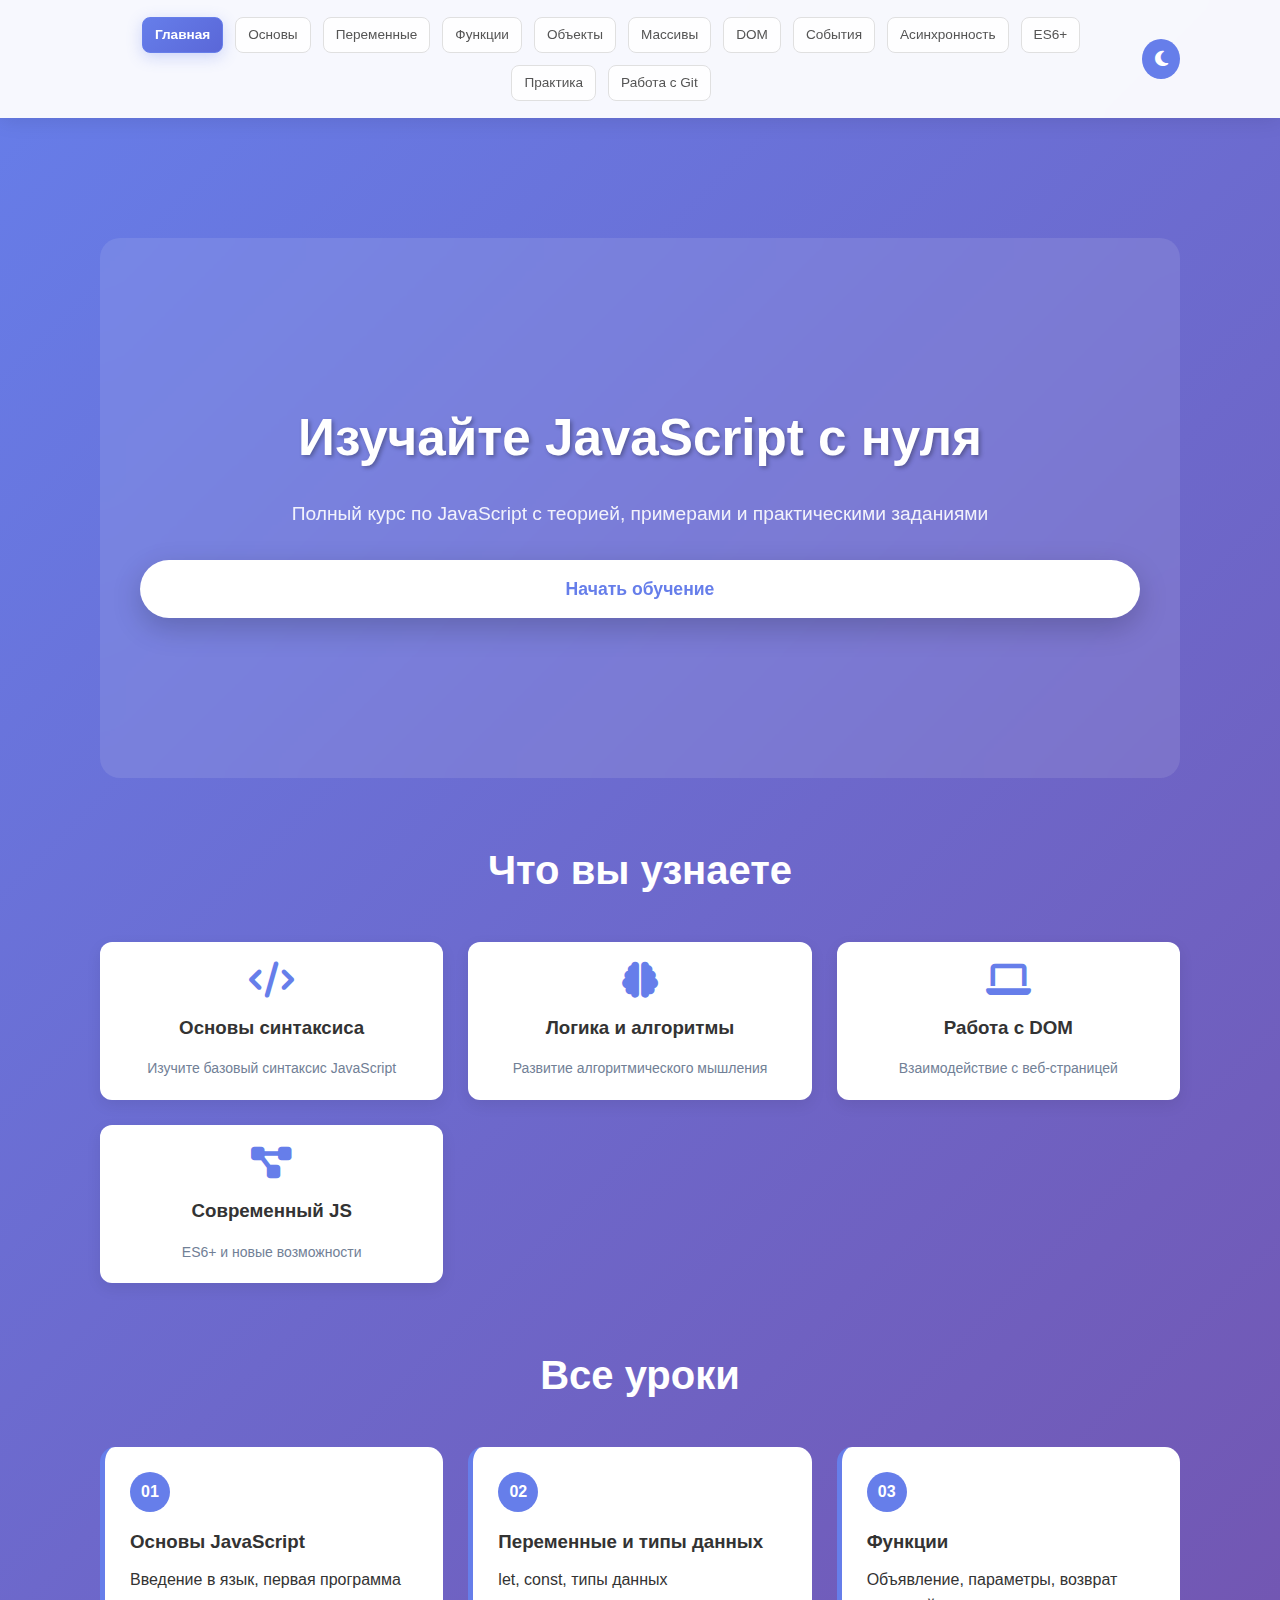
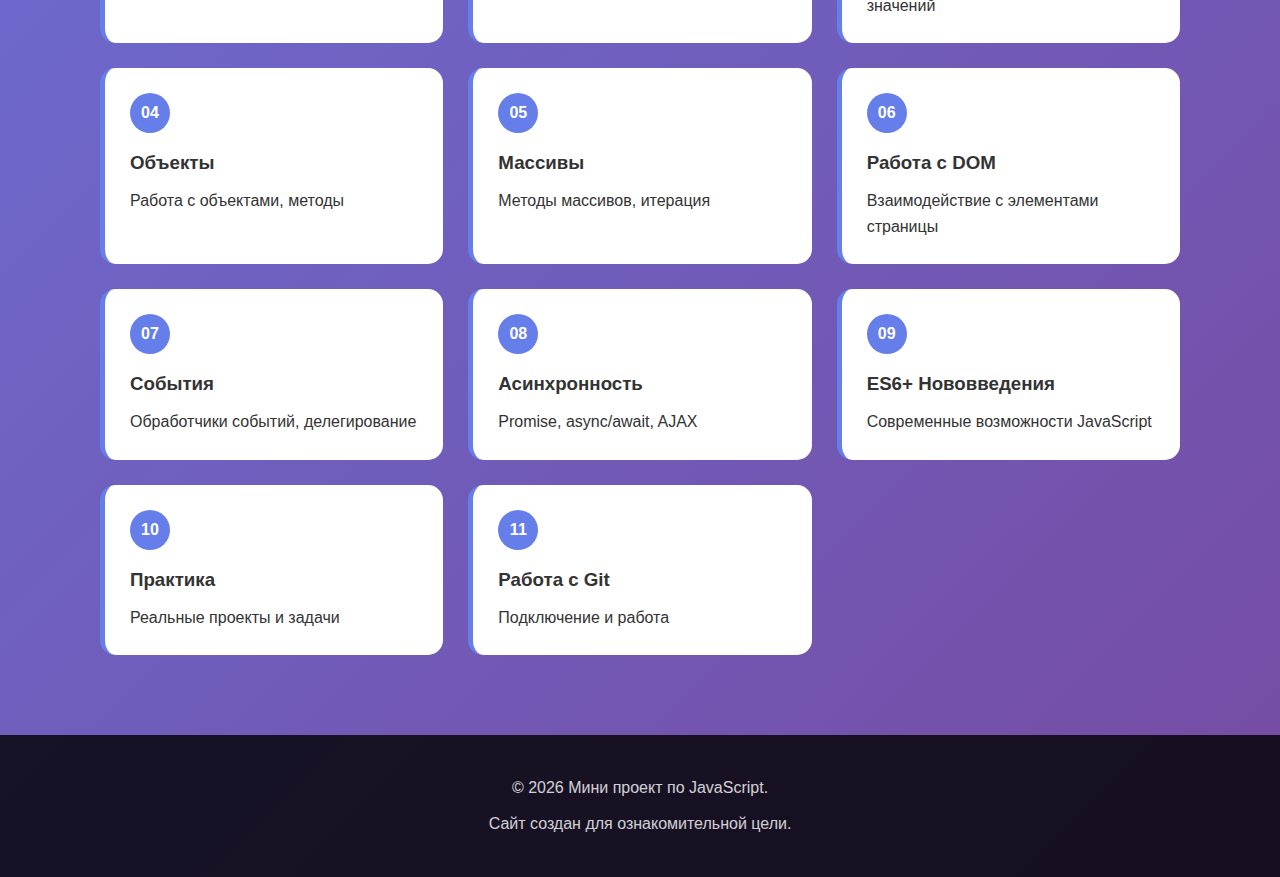
<file: index.html>
<!DOCTYPE html>
<html lang="ru">

<head>
	<meta charset="UTF-8">
	<meta name="viewport" content="width=device-width, initial-scale=1.0">
	<title>Мини проект по JavaScript</title>
	<link rel="stylesheet" href="css/style.css">
	<link rel="stylesheet" href="css/burger-menu.css">
	<link rel="stylesheet" href="https://cdnjs.cloudflare.com/ajax/libs/font-awesome/6.4.0/css/all.min.css">
	<link rel="stylesheet" href="css/dark-theme.css">
</head>

<body>
	<!-- Шапка -->
	<header class="header">
		<div class="container">
			<div class="header-inner">

				<!-- Бургер меню -->
				<div class="burger-menu">
					<div class="burger-icon" id="burgerIcon">
						<span></span>
						<span></span>
						<span></span>
					</div>
				</div>

				<!-- Навигация для десктопа -->
				<nav class="nav-desktop compact">
					<a href="index.html" class="active">Главная</a>
					<a href="pages/basics.html">Основы</a>
					<a href="pages/variables.html">Переменные</a>
					<a href="pages/functions.html">Функции</a>
					<a href="pages/objects.html">Объекты</a>
					<a href="pages/arrays.html">Массивы</a>
					<a href="pages/dom.html">DOM</a>
					<a href="pages/events.html">События</a>
					<a href="pages/async.html">Асинхронность</a>
					<a href="pages/es6.html">ES6+</a>
					<a href="pages/practice.html">Практика</a>
					<a href="pages/Git.html">Работа с Git</a>
				</nav>
				<!-- Тема должна быть внутри header-inner -->
				<button class="theme-toggle" aria-label="Переключить тему">
					<i class="fas fa-moon"></i>
				</button>
			</div>
		</div>

		<!-- Мобильное меню -->
		<nav class="nav-mobile" id="mobileMenu">
			<div class="mobile-menu-header">
				<h3>Меню</h3>
				<div class="close-menu" id="closeMenu">
					<i class="fas fa-times"></i>
				</div>
			</div>
			<ul class="mobile-nav-list">
				<li><a href="index.html" class="active"><i class="fas fa-home"></i>Главная</a></li>
				<li><a href="pages/basics.html"><i class="fas fa-code"></i>Основы JS</a></li>
				<li><a href="pages/variables.html"><i class="fas fa-memory"></i>Переменные</a></li>
				<li><a href="pages/functions.html"><i class="fas fa-cogs"></i>Функции</a></li>
				<li><a href="pages/objects.html"><i class="fas fa-cube"></i>Объекты</a></li>
				<li><a href="pages/arrays.html"><i class="fas fa-list"></i>Массивы</a></li>
				<li><a href="pages/dom.html"><i class="fas fa-file-code"></i>DOM</a></li>
				<li><a href="pages/events.html"><i class="fas fa-mouse-pointer"></i>События</a></li>
				<li><a href="pages/async.html"><i class="fas fa-sync-alt"></i>Асинхронность</a></li>
				<li><a href="pages/es6.html"><i class="fas fa-star"></i>ES6+</a></li>
				<li><a href="pages/practice.html"><i class="fas fa-laptop-code"></i>Практика</a></li>
				<li><a href="pages/Git.html"><i class="fas fa-cogs"></i>Работа с Git</a></li>
			</ul>
		</nav>
	</header>

	<!-- Основной контент -->
	<main class="main-content">
		<div class="container">
			<section class="hero">
				<h1>Изучайте JavaScript с нуля</h1>
				<p>Полный курс по JavaScript с теорией, примерами и практическими заданиями</p>
				<a href="pages/basics.html" class="btn">Начать обучение</a>
			</section>

			<section class="features">
				<h2>Что вы узнаете</h2>
				<div class="features-grid">
					<div class="feature-card">
						<i class="fas fa-code"></i>
						<h3>Основы синтаксиса</h3>
						<p>Изучите базовый синтаксис JavaScript</p>
					</div>
					<div class="feature-card">
						<i class="fas fa-brain"></i>
						<h3>Логика и алгоритмы</h3>
						<p>Развитие алгоритмического мышления</p>
					</div>
					<div class="feature-card">
						<i class="fas fa-laptop"></i>
						<h3>Работа с DOM</h3>
						<p>Взаимодействие с веб-страницей</p>
					</div>
					<div class="feature-card">
						<i class="fas fa-project-diagram"></i>
						<h3>Современный JS</h3>
						<p>ES6+ и новые возможности</p>
					</div>
				</div>
			</section>

			<section class="lessons-preview">
				<h2>Все уроки</h2>
				<div class="lessons-list">
					<a href="pages/basics.html" class="lesson-card">
						<span class="lesson-number">01</span>
						<h3>Основы JavaScript</h3>
						<p>Введение в язык, первая программа</p>
					</a>
					<a href="pages/variables.html" class="lesson-card">
						<span class="lesson-number">02</span>
						<h3>Переменные и типы данных</h3>
						<p>let, const, типы данных</p>
					</a>
					<a href="pages/functions.html" class="lesson-card">
						<span class="lesson-number">03</span>
						<h3>Функции</h3>
						<p>Объявление, параметры, возврат значений</p>
					</a>
					<a href="pages/objects.html" class="lesson-card">
						<span class="lesson-number">04</span>
						<h3>Объекты</h3>
						<p>Работа с объектами, методы</p>
					</a>
					<a href="pages/arrays.html" class="lesson-card">
						<span class="lesson-number">05</span>
						<h3>Массивы</h3>
						<p>Методы массивов, итерация</p>
					</a>
					<a href="pages/dom.html" class="lesson-card">
						<span class="lesson-number">06</span>
						<h3>Работа с DOM</h3>
						<p>Взаимодействие с элементами страницы</p>
					</a>
					<a href="pages/events.html" class="lesson-card">
						<span class="lesson-number">07</span>
						<h3>События</h3>
						<p>Обработчики событий, делегирование</p>
					</a>
					<a href="pages/async.html" class="lesson-card">
						<span class="lesson-number">08</span>
						<h3>Асинхронность</h3>
						<p>Promise, async/await, AJAX</p>
					</a>
					<a href="pages/es6.html" class="lesson-card">
						<span class="lesson-number">09</span>
						<h3>ES6+ Нововведения</h3>
						<p>Современные возможности JavaScript</p>
					</a>
					<a href="pages/practice.html" class="lesson-card">
						<span class="lesson-number">10</span>
						<h3>Практика</h3>
						<p>Реальные проекты и задачи</p>
					</a>
					<a href="pages/Git.html" class="lesson-card">
						<span class="lesson-number">11</span>
						<h3>Работа с Git</h3>
						<p>Подключение и работа</p>
					</a>
				</div>
			</section>
		</div>
	</main>

	<!-- Подвал -->
	<footer class="footer">
		<div class="container">
			<p>&copy; 2026 Мини проект по JavaScript.</p>
			<p>Сайт создан для ознакомительной цели.</p>
		</div>
	</footer>

	<script src="js/burger-menu.js"></script>
	<script src="js/main.js"></script>
</body>

</html>
</file>
<file: css/style.css>
/* Общие стили */
* {
	margin: 0;
	padding: 0;
	box-sizing: border-box;
}

*,
*::before,
*::after {
	box-sizing: border-box;
}


body {
	font-family: 'Segoe UI', Tahoma, Geneva, Verdana, sans-serif;
	line-height: 1.6;
	color: #333;
	background: linear-gradient(135deg, #667eea 0%, #764ba2 100%);
	min-height: 100vh;

	/* Предотвращает горизонтальный скролл */
	overflow-x: hidden;
	width: 100%;
}

.container {
	max-width: 1200px;
	margin: 0 auto;
	padding: 0 20px;
}

/* Шапка */
.header {
	background: rgba(255, 255, 255, 0.95);
	backdrop-filter: blur(10px);
	box-shadow: 0 2px 20px rgba(0, 0, 0, 0.1);
	position: fixed;
	width: 100%;
	top: 0;
	z-index: 1000;
}

.header-inner {
	display: flex;
	justify-content: space-between;
	align-items: center;
	padding: 15px 0;
}

.logo a {
	font-size: 28px;
	font-weight: 700;
	color: #333;
	text-decoration: none;
}

.logo span {
	color: #667eea;
}

/* Навигация для десктопа */
.nav-desktop {
	display: flex;
	flex-wrap: wrap;
	gap: 8px;
	flex-direction: row;
	max-width: 100%;
}

.nav-desktop a {
	text-decoration: none;
	color: #555;
	font-weight: 500;
	padding: 8px 16px;
	border-radius: 8px;
	transition: all 0.3s ease;
	position: relative;
	font-size: 0.9rem;
	background: rgba(255, 255, 255, 0.9);
	border: 1px solid #e0e0e0;
	flex-shrink: 0;
	white-space: nowrap;
}

.nav-desktop a:hover {
	background: rgba(102, 126, 234, 0.1);
	color: #667eea;
	border-color: #667eea;
	transform: translateY(-2px);
	box-shadow: 0 4px 12px rgba(102, 126, 234, 0.15);
}

.nav-desktop a.active {
	background: linear-gradient(135deg, #667eea 0%, #5a67d8 100%);
	color: white;
	border-color: #667eea;
	box-shadow: 0 4px 15px rgba(102, 126, 234, 0.3);
	font-weight: 600;
}

/* Компактные стили для большего количества элементов */
.nav-desktop.compact a {
	padding: 6px 12px;
	font-size: 0.85rem;
	margin: 2px;
}


/* Основной контент */
.main-content {
	padding-top: 100px;
	padding-bottom: 60px;
	min-height: calc(100vh - 100px);
}

/* Герой секция */
.hero {
	text-align: center;
	padding: 80px 20px;
	color: white;
	background: rgba(255, 255, 255, 0.1);
	border-radius: 20px;
	backdrop-filter: blur(10px);
	margin-bottom: 60px;
}

.hero h1 {
	font-size: 3.5rem;
	margin-bottom: 20px;
	text-shadow: 2px 2px 4px rgba(0, 0, 0, 0.3);
}

.hero p {
	font-size: 1.2rem;
	max-width: 600px;
	margin: 0 auto 30px;
	opacity: 0.9;
}

.btn {
	display: inline-block;
	background: white;
	color: #667eea;
	padding: 15px 40px;
	border-radius: 30px;
	text-decoration: none;
	font-weight: 600;
	font-size: 1.1rem;
	transition: transform 0.3s ease, box-shadow 0.3s ease;
	box-shadow: 0 10px 30px rgba(0, 0, 0, 0.2);
}

.btn:hover {
	transform: translateY(-3px);
	box-shadow: 0 15px 35px rgba(0, 0, 0, 0.3);
}

/* Карточки особенностей */
.features {
	margin-bottom: 60px;
}

.features h2 {
	text-align: center;
	color: white;
	font-size: 2.5rem;
	margin-bottom: 40px;
}

.features-grid {
	display: grid;
	grid-template-columns: repeat(auto-fit, minmax(250px, 1fr));
	gap: 20px;
	margin: 25px 0;
}

.feature-card {
	text-align: center;
	padding: 20px;
	background: white;
	border-radius: 12px;
	box-shadow: 0 5px 15px rgba(0, 0, 0, 0.08);
	transition: transform 0.3s ease;
}

.feature-card:hover {
	transform: translateY(-5px);
}

body.dark-theme .feature-card {
	background: #2d3748;
	box-shadow: 0 5px 15px rgba(0, 0, 0, 0.2);
}

.feature-card i {
	font-size: 36px;
	color: #667eea;
	margin-bottom: 15px;
}

.feature-card h3 {
	margin-bottom: 15px;
	color: #333;
}

.feature-card h4 {
	margin: 10px 0 5px;
	color: #2d3748;
}

body.dark-theme .feature-card h4 {
	color: #e2e8f0;
}

.feature-card p {
	font-size: 14px;
	color: #718096;
	margin: 0;
}


/* Введение урока */
.lesson-intro {
	background: linear-gradient(135deg, #667eea, #764ba2);
	color: white;
	padding: 25px;
	border-radius: 15px;
	margin-bottom: 30px;
	box-shadow: 0 8px 25px rgba(102, 126, 234, 0.3);
}

.lesson-intro p {
	font-size: 1.1rem;
	line-height: 1.6;
	margin: 0;
}




/* Список уроков */
.lessons-preview h2 {
	text-align: center;
	color: white;
	font-size: 2.5rem;
	margin-bottom: 40px;
}

.lessons-list {
	display: grid;
	grid-template-columns: repeat(auto-fit, minmax(280px, 1fr));
	gap: 20px;
}

.lesson-card {
	background: white;
	padding: 25px;
	border-radius: 15px;
	text-decoration: none;
	color: #333;
	display: block;
	transition: all 0.3s ease;
	border-left: 5px solid #667eea;
}

.lesson-card:hover {
	transform: translateX(10px);
	box-shadow: 0 10px 30px rgba(0, 0, 0, 0.1);
}

.lesson-number {
	display: inline-block;
	background: #667eea;
	color: white;
	width: 40px;
	height: 40px;
	border-radius: 50%;
	text-align: center;
	line-height: 40px;
	font-weight: bold;
	margin-bottom: 15px;
}

.lesson-card h3 {
	margin-bottom: 10px;
}

/* Подвал */
.footer {
	background: rgba(0, 0, 0, 0.8);
	color: white;
	text-align: center;
	padding: 30px 0;
}

.footer p {
	margin: 10px 0;
	opacity: 0.8;
}

/* Контент страниц уроков */
.lesson-content {
	background: white;
	border-radius: 20px;
	padding: 40px;
	margin-top: 30px;
	box-shadow: 0 10px 40px rgba(0, 0, 0, 0.1);
}

.lesson-content h1 {
	color: #667eea;
	margin-bottom: 20px;
	font-size: 2.5rem;
}

.code-example {
	background: #f8f9fa;
	border-left: 4px solid #667eea;
	padding: 20px;
	margin: 20px 0;
	border-radius: 5px;
	overflow-x: auto;
}

.code-example code {
	font-family: 'Courier New', monospace;
	color: #333;
}


/* Кнопки навигации */
.navigation-buttons {
	display: flex;
	justify-content: space-between;
	margin: 40px 0 20px 0;
	gap: 15px;
}

.nav-btn {
	padding: 14px 28px;
	background: #667eea;
	color: white;
	text-decoration: none;
	border-radius: 10px;
	display: flex;
	align-items: center;
	gap: 12px;
	transition: all 0.3s ease;
	font-weight: 500;
	box-shadow: 0 4px 6px rgba(102, 126, 234, 0.2);
	border: none;
	cursor: pointer;
	font-size: 15px;
}

.nav-btn:hover {
	background: #764ba2;
	transform: translateY(-3px);
	box-shadow: 0 8px 15px rgba(102, 126, 234, 0.3);
	text-decoration: none;
}

.prev-btn {
	background: #4a5568;
}

.prev-btn:hover {
	background: #718096;
}

.nav-btn i {
	font-size: 16px;
}


/* Адаптивность */
@media (max-width: 768px) {
	.async-demo {
		padding: 15px;
		margin: 15px 0;
	}

	.tab-buttons {
		flex-direction: column;
		gap: 5px;
	}

	.tab-btn {
		width: 100%;
		border-radius: 5px;
		margin-right: 0;
		bottom: 0;
		margin-bottom: 5px;
	}

	.tab-content {
		padding: 15px;
	}

	.accordion-header {
		padding: 15px;
	}

	.accordion-content {
		padding: 0 15px;
	}

	.accordion-content.active {
		padding: 15px;
	}

	.navigation-buttons {
		flex-direction: column;
	}

	.nav-btn {
		justify-content: center;
		text-align: center;
	}

	.exercise {
		padding: 20px;
	}

	.exercise ol {
		padding-left: 15px;
	}

	.code-example {
		padding: 15px;
	}

	.data-card {
		padding: 15px;
	}

	.console-output {
		padding: 12px;
		font-size: 13px;
	}
}

@media (max-width: 480px) {
	.async-demo {
		padding: 12px;
	}

	.tab-content {
		padding: 12px;
	}

	.exercise {
		padding: 15px;
	}

	.nav-btn {
		padding: 12px 20px;
		font-size: 14px;
	}

	.lesson-meta {
		flex-direction: column;
		align-items: flex-start;
		gap: 10px;
	}
}

/* Переключатель темы */
.theme-toggle {
	position: relative;
	width: 40px;
	height: 40px;
	border-radius: 50%;
	background: #667eea;
	color: white;
	border: none;
	cursor: pointer;
	display: flex;
	align-items: center;
	justify-content: center;
	font-size: 1.1rem;
	margin-left: 20px;
	transition: all 0.3s ease;
	z-index: 100;
}

.theme-toggle:hover {
	transform: scale(1.1);
	background: #5a67d8;
}

.theme-toggle .theme-tooltip {
	position: absolute;
	top: 120%;
	left: 50%;
	transform: translateX(-50%);
	background: #333;
	color: white;
	padding: 5px 10px;
	border-radius: 4px;
	font-size: 0.8rem;
	white-space: nowrap;
	opacity: 0;
	visibility: hidden;
	transition: all 0.3s ease;
	pointer-events: none;
}

.theme-toggle .theme-tooltip::before {
	content: '';
	position: absolute;
	top: -5px;
	left: 50%;
	transform: translateX(-50%);
	border-left: 5px solid transparent;
	border-right: 5px solid transparent;
	border-bottom: 5px solid #333;
}

.theme-toggle:hover .theme-tooltip {
	opacity: 1;
	visibility: visible;
	top: 110%;
}


/* Система вкладок */
.tabs {
	margin: 20px 0;
	background: #f7fafc;
	border-radius: 10px;
	overflow: hidden;
	border: 1px solid #e2e8f0;
}

body.dark-theme .tabs {
	background: #2d3748;
	border-color: #4a5568;
}

.tab-buttons {
	display: flex;
	flex-wrap: wrap;
	gap: 0;
	margin-bottom: 0;
	background: #edf2f7;
	padding: 10px 10px 0 10px;
}

body.dark-theme .tab-buttons {
	background: #4a5568;
}

.tab-btn {
	padding: 12px 24px;
	background: #e2e8f0;
	border: none;
	border-radius: 5px 5px 0 0;
	cursor: pointer;
	font-family: inherit;
	font-size: 14px;
	font-weight: 500;
	transition: all 0.3s ease;
	color: #4a5568;
	margin-right: 5px;
	position: relative;
	bottom: -1px;
}

.tab-btn:hover {
	background: #cbd5e0;
}

.tab-btn.active {
	background: #667eea;
	color: white;
	border-bottom: 2px solid #667eea;
}

body.dark-theme .tab-btn {
	background: #4a5568;
	color: #e2e8f0;
}

body.dark-theme .tab-btn:hover {
	background: #718096;
}

body.dark-theme .tab-btn.active {
	background: #667eea;
	border-bottom-color: #667eea;
}

.tab-content {
	display: none;
	padding: 25px;
	background: white;
	border-radius: 0 0 10px 10px;
}

.tab-content.active {
	display: block;
	animation: fadeIn 0.3s ease;
}

@keyframes fadeIn {
	from {
		opacity: 0;
	}

	to {
		opacity: 1;
	}
}

body.dark-theme .tab-content {
	background: #1a202c;
}


/* Аккордеон */
.accordion {
	margin: 15px 0;
	border: 1px solid #e2e8f0;
	border-radius: 8px;
	overflow: hidden;
	background: white;
}

body.dark-theme .accordion {
	background: #2d3748;
	border-color: #4a5568;
}

.accordion-header {
	padding: 18px 20px;
	background: #f7fafc;
	cursor: pointer;
	display: flex;
	justify-content: space-between;
	align-items: center;
	transition: all 0.3s ease;
	font-weight: 600;
	color: #2d3748;
	border-bottom: 1px solid transparent;
}

.accordion-header:hover {
	background: #edf2f7;
}

.accordion-header.active {
	border-bottom-color: #e2e8f0;
}

.accordion-header i {
	transition: transform 0.3s ease;
}

.accordion-header.active i {
	transform: rotate(180deg);
}

body.dark-theme .accordion-header {
	background: #2d3748;
	color: #e2e8f0;
}

body.dark-theme .accordion-header:hover {
	background: #4a5568;
}

body.dark-theme .accordion-header.active {
	border-bottom-color: #4a5568;
}

.accordion-content {
	padding: 0 20px;
	background: white;
	max-height: 0;
	overflow: hidden;
	transition: max-height 0.3s ease, padding 0.3s ease;
	border-top: 1px solid transparent;
}

.accordion-content.active {
	padding: 20px;
	max-height: 2000px;
	border-top-color: #e2e8f0;
}

body.dark-theme .accordion-content {
	background: #1a202c;
	border-top-color: #4a5568;
}



/* Мета-информация урока */
.lesson-meta {
	display: flex;
	gap: 15px;
	margin: 15px 0 25px 0;
	align-items: center;
}

.lesson-tag {
	background: linear-gradient(135deg, #667eea, #764ba2);
	color: white;
	padding: 6px 12px;
	border-radius: 20px;
	font-size: 12px;
	font-weight: 600;
	text-transform: uppercase;
	letter-spacing: 0.5px;
}

.lesson-time {
	display: flex;
	align-items: center;
	gap: 6px;
	color: #718096;
	font-size: 14px;
}

body.dark-theme .lesson-time {
	color: #a0aec0;
}

.lesson-time i {
	font-size: 14px;
}


/* Консоль вывода */
.console-output {
	background: #1a202c;
	color: #e2e8f0;
	padding: 15px;
	border-radius: 8px;
	margin: 15px 0;
	font-family: 'Courier New', monospace;
	font-size: 14px;
	max-height: 300px;
	overflow-y: auto;
	border: 1px solid #4a5568;
}

.console-line {
	padding: 5px 0;
	border-bottom: 1px solid #4a5568;
	font-family: 'Courier New', monospace;
	font-size: 13px;
	line-height: 1.4;
}

.console-line:last-child {
	border-bottom: none;
}

.console-line.success {
	color: #68d391;
}

.console-line.error {
	color: #fc8181;
}

.console-line.info {
	color: #63b3ed;
}

.console-line.warning {
	color: #f6ad55;
}

/* Индикатор загрузки */
.loading-spinner {
	display: inline-block;
	width: 20px;
	height: 20px;
	border: 3px solid rgba(102, 126, 234, 0.3);
	border-radius: 50%;
	border-top-color: #667eea;
	animation: spin 1s ease-in-out infinite;
	margin-right: 10px;
	vertical-align: middle;
}

@keyframes spin {
	to {
		transform: rotate(360deg);
	}
}

/* Разделы урока */
.lesson-section {
	margin-bottom: 50px;
	padding-bottom: 30px;
	border-bottom: 2px solid #e2e8f0;
}

.lesson-section:last-child {
	border-bottom: none;
}

body.dark-theme .lesson-section {
	border-bottom-color: #4a5568;
}


/* Карточки данных */
.data-card {
	background: white;
	border-radius: 10px;
	padding: 20px;
	margin: 15px 0;
	box-shadow: 0 4px 6px rgba(0, 0, 0, 0.1);
	transition: transform 0.3s ease, box-shadow 0.3s ease;
	border: 1px solid #e2e8f0;
}

body.dark-theme .data-card {
	background: #2d3748;
	border-color: #4a5568;
	box-shadow: 0 4px 6px rgba(0, 0, 0, 0.3);
}

.data-card:hover {
	transform: translateY(-5px);
	box-shadow: 0 8px 15px rgba(0, 0, 0, 0.15);
}

body.dark-theme .data-card:hover {
	box-shadow: 0 8px 15px rgba(0, 0, 0, 0.4);
}

/* Аватар пользователя */
.user-avatar {
	width: 50px;
	height: 50px;
	border-radius: 50%;
	background: linear-gradient(135deg, #667eea, #764ba2);
	display: flex;
	align-items: center;
	justify-content: center;
	color: white;
	font-weight: bold;
	font-size: 20px;
	margin-right: 15px;
	flex-shrink: 0;
}


/* Примеры кода */
.code-example {
	background: #1a202c;
	border-radius: 10px;
	padding: 25px;
	margin: 25px 0;
	overflow-x: auto;
	border: 1px solid #4a5568;
	position: relative;
}

.code-example pre {
	margin: 0;
	font-family: 'Consolas', 'Monaco', 'Courier New', monospace;
	font-size: 14px;
	line-height: 1.5;
}

.code-example code {
	color: #e2e8f0;
	font-family: 'Consolas', 'Monaco', 'Courier New', monospace;
}

/* Практические задания */
.exercise {
	background: linear-gradient(135deg, #667eea, #764ba2);
	color: white;
	padding: 30px;
	border-radius: 12px;
	margin: 35px 0;
	box-shadow: 0 8px 25px rgba(102, 126, 234, 0.2);
}

.exercise p {
	font-size: 18px;
	font-weight: 600;
	margin-bottom: 20px;
}

.exercise ol {
	margin: 15px 0;
	padding-left: 20px;
	font-size: 15px;
}

.exercise li {
	margin: 12px 0;
	padding-left: 10px;
	line-height: 1.5;
}

.show-solution {
	background: white;
	color: #667eea;
	margin-top: 20px;
	font-weight: 600;
	padding: 12px 24px;
	border: 2px solid white;
	transition: all 0.3s ease;
}

.show-solution:hover {
	background: rgba(255, 255, 255, 0.9);
	transform: translateY(-2px);
	box-shadow: 0 5px 15px rgba(0, 0, 0, 0.2);
}

.solution {
	margin-top: 25px;
	transition: all 0.3s ease;
	background: rgba(255, 255, 255, 0.1);
	border-radius: 8px;
	padding: 20px;
	border: 1px solid rgba(255, 255, 255, 0.2);
}

.solution.hidden {
	display: none;
}

.solution pre {
	margin: 0;
	background: rgba(0, 0, 0, 0.3);
	padding: 20px;
	border-radius: 8px;
	overflow-x: auto;
}

.solution code {
	color: #e2e8f0;
	font-family: 'Consolas', 'Monaco', 'Courier New', monospace;
	font-size: 13px;
	line-height: 1.4;
}

/* arrays.css - специфичные стили для урока по массивам */

/* ... существующие стили ... */

/* Дополнительные материалы */
.additional-materials {
	background: #f8f9fa;
	border-radius: 15px;
	padding: 30px;
	margin-top: 40px;
}

body.dark-theme .additional-materials {
	background: #2d3748;
}

.materials-list {
	display: flex;
	flex-direction: column;
	gap: 15px;
	margin-top: 20px;
}

.material-link {
	display: flex;
	align-items: center;
	gap: 12px;
	padding: 15px;
	background: white;
	border-radius: 8px;
	color: #667eea;
	text-decoration: none;
	transition: all 0.3s ease;
}

.material-link:hover {
	background: #667eea;
	color: white;
	transform: translateX(10px);
}

body.dark-theme .material-link {
	background: #4a5568;
	color: #e2e8f0;
}

body.dark-theme .material-link:hover {
	background: #667eea;
	color: white;
}

/* Стили для раздела с пройденными темами */
.topics-summary {
	margin-top: 30px;
	padding: 20px;
	background: #f7fafc;
	border-radius: 10px;
	border: 1px solid #e2e8f0;
}

body.dark-theme .topics-summary {
	background: #2d3748;
	border-color: #4a5568;
}

.topics-summary h3 {
	color: #2d3748;
	margin-bottom: 15px;
	display: flex;
	align-items: center;
	gap: 10px;
}

body.dark-theme .topics-summary h3 {
	color: #e2e8f0;
}

.topics-summary h3 i {
	color: #667eea;
}

.topics-list {
	display: flex;
	flex-direction: column;
	gap: 10px;
}

.topic-item {
	display: flex;
	align-items: center;
	gap: 10px;
	padding: 8px 12px;
	background: white;
	border-radius: 6px;
	transition: transform 0.2s ease;
}

body.dark-theme .topic-item {
	background: #4a5568;
}

.topic-item:hover {
	transform: translateX(5px);
}

.topic-item i {
	color: #48bb78;
	font-size: 14px;
}

.topic-item span {
	font-size: 14px;
	color: #4a5568;
}

body.dark-theme .topic-item span {
	color: #e2e8f0;
}

/* Стили для кнопок навигации между уроками */
.navigation-buttons {
	display: flex;
	justify-content: space-between;
	margin-top: 40px;
	gap: 20px;
}

.nav-btn {
	display: flex;
	align-items: center;
	gap: 10px;
	padding: 12px 20px;
	background: #667eea;
	color: white;
	text-decoration: none;
	border-radius: 8px;
	font-weight: 500;
	transition: all 0.3s ease;
	flex: 1;
	text-align: center;
	justify-content: center;
}

.prev-btn {
	background: #4a5568;
}

.prev-btn:hover {
	background: #718096;
}

.next-btn {
	background: #667eea;
}

.next-btn:hover {
	background: #764ba2;
}

/* Адаптивность для новых элементов */
@media (max-width: 768px) {
	.navigation-buttons {
		flex-direction: column;
	}

	.nav-btn {
		width: 100%;
	}

	.topics-summary,
	.additional-materials {
		padding: 15px;
	}
}

@media (max-width: 480px) {
	.material-link {
		padding: 10px 12px;
		font-size: 13px;
	}

	.topic-item {
		padding: 6px 10px;
	}

	.nav-btn {
		padding: 10px 15px;
		font-size: 14px;
	}
}

/* Общие стили для скрытых элементов */
.hidden {
	display: none !important;
}

/* Стили для кнопки показа решения */
.show-solution {
	margin-top: 15px;
	background: #ed8936;
	color: white;
	border: none;
	padding: 10px 20px;
	border-radius: 6px;
	cursor: pointer;
	font-weight: 500;
	transition: background 0.3s ease;
	display: flex;
	align-items: center;
	gap: 8px;
}

.show-solution:hover {
	background: #dd6b20;
}

body.dark-theme .show-solution {
	background: #ed8936;
}

body.dark-theme .show-solution:hover {
	background: #dd6b20;
}

/* Стили для блока с решением */
.solution {
	margin-top: 20px;
	padding: 20px;
	background: #f7fafc;
	border-radius: 8px;
	border: 1px solid #e2e8f0;
}

body.dark-theme .solution {
	background: #2d3748;
	border-color: #4a5568;
}

.solution h4 {
	color: #2d3748;
	margin-bottom: 15px;
	display: flex;
	align-items: center;
	gap: 10px;
}

body.dark-theme .solution h4 {
	color: #e2e8f0;
}

.solution h4 i {
	color: #48bb78;
}

.solution-tips {
	margin-top: 20px;
	padding: 15px;
	background: rgba(102, 126, 234, 0.1);
	border-radius: 6px;
	border-left: 4px solid #667eea;
}

body.dark-theme .solution-tips {
	background: rgba(102, 126, 234, 0.2);
}

.solution-tips h5 {
	color: #2d3748;
	margin-bottom: 10px;
	display: flex;
	align-items: center;
	gap: 8px;
}

body.dark-theme .solution-tips h5 {
	color: #e2e8f0;
}

.solution-tips ul {
	padding-left: 20px;
	color: #4a5568;
}

body.dark-theme .solution-tips ul {
	color: #a0aec0;
}

.solution-tips li {
	margin-bottom: 5px;
	font-size: 14px;
}

/* Стили для вывода упражнений */
.output-area {
	margin-top: 15px;
	padding: 15px;
	background: #1a202c;
	border-radius: 6px;
	border: 1px solid #4a5568;
	min-height: 100px;
}

.output-placeholder {
	display: flex;
	flex-direction: column;
	align-items: center;
	justify-content: center;
	gap: 10px;
	color: #a0aec0;
	text-align: center;
	padding: 20px;
}

.output-placeholder i {
	font-size: 24px;
	color: #718096;
}

.exercise-output h4 {
	color: #48bb78;
	margin-bottom: 10px;
	display: flex;
	align-items: center;
	gap: 10px;
}

.output-section {
	background: rgba(0, 0, 0, 0.2);
	padding: 10px;
	border-radius: 4px;
	max-height: 300px;
	overflow-y: auto;
}

.output-pre {
	margin: 0;
	font-family: 'Courier New', monospace;
	font-size: 13px;
	color: #e2e8f0;
	white-space: pre-wrap;
	word-wrap: break-word;
}

.test-report {
	background: rgba(0, 0, 0, 0.2);
	padding: 15px;
	border-radius: 6px;
	border: 1px solid #4a5568;
}

.test-report h4 {
	color: #4299e1;
	margin-bottom: 10px;
	display: flex;
	align-items: center;
	gap: 10px;
}

.test-summary {
	display: flex;
	gap: 20px;
	margin-bottom: 15px;
	padding: 10px;
	background: rgba(0, 0, 0, 0.1);
	border-radius: 4px;
}

.test-summary p {
	margin: 0;
	color: #e2e8f0;
	font-size: 14px;
}

.test-summary strong {
	color: #68d391;
}

.test-details {
	display: flex;
	flex-direction: column;
	gap: 8px;
}

.test-result {
	display: flex;
	align-items: center;
	gap: 10px;
	padding: 8px 12px;
	border-radius: 4px;
	background: rgba(0, 0, 0, 0.1);
}

.test-result.passed {
	border-left: 4px solid #48bb78;
}

.test-result.failed {
	border-left: 4px solid #f56565;
}

.test-result i {
	font-size: 14px;
}

.test-result.passed i {
	color: #48bb78;
}

.test-result.failed i {
	color: #f56565;
}

.test-result span {
	flex: 1;
	color: #e2e8f0;
	font-size: 13px;
}

.test-result .status {
	flex: 0;
}

.test-warning {
	display: flex;
	align-items: center;
	gap: 10px;
	padding: 12px;
	background: rgba(245, 101, 101, 0.1);
	border-radius: 4px;
	border: 1px solid rgba(245, 101, 101, 0.3);
}

.test-warning i {
	color: #f56565;
	font-size: 18px;
}

.test-warning p {
	margin: 0;
	color: #fbd38d;
	font-size: 14px;
	flex: 1;
}

.exercise-error {
	padding: 15px;
	background: rgba(245, 101, 101, 0.1);
	border-radius: 6px;
	border: 1px solid rgba(245, 101, 101, 0.3);
}

.exercise-error h4 {
	color: #f56565;
	margin-bottom: 10px;
	display: flex;
	align-items: center;
	gap: 10px;
}

.error-pre {
	margin: 0;
	font-family: 'Courier New', monospace;
	font-size: 12px;
	color: #fbd38d;
	white-space: pre-wrap;
	word-wrap: break-word;
	padding: 10px;
	background: rgba(0, 0, 0, 0.2);
	border-radius: 4px;
}

.error-hint {
	margin-top: 10px;
	color: #fbd38d;
	font-size: 13px;
	font-style: italic;
}

/* Оглавление */
.lesson-toc {
	background: #f8f9fa;
	border-radius: 12px;
	padding: 20px;
	margin-bottom: 30px;
	border-left: 4px solid #667eea;
}

body.dark-theme .lesson-toc {
	background: #2d3748;
	border-left-color: #764ba2;
}

.lesson-toc h3 {
	margin-top: 0;
	margin-bottom: 15px;
	color: #2d3748;
	display: flex;
	align-items: center;
	gap: 10px;
}

body.dark-theme .lesson-toc h3 {
	color: #e2e8f0;
}

.lesson-toc ol {
	padding-left: 20px;
	margin: 0;
}

.lesson-toc li {
	margin: 8px 0;
	padding: 5px 0;
}

.lesson-toc a {
	color: #667eea;
	text-decoration: none;
	transition: color 0.3s ease;
}

.lesson-toc a:hover {
	color: #764ba2;
	text-decoration: underline;
}



/* Стили для info-box (информационных блоков) */
.info-box {
	margin: 20px 0;
	padding: 20px;
	background: linear-gradient(135deg, #ebf8ff 0%, #bee3f8 100%);
	border-left: 4px solid #4299e1;
	border-radius: 8px;
	box-shadow: 0 2px 10px rgba(66, 153, 225, 0.1);
}

body.dark-theme .info-box {
	background: linear-gradient(135deg, #2d4369 0%, #2c5282 100%);
	border-left-color: #63b3ed;
	box-shadow: 0 2px 10px rgba(99, 179, 237, 0.1);
}

.info-box h4 {
	color: #2b6cb0;
	margin-top: 0;
	margin-bottom: 15px;
	display: flex;
	align-items: center;
	gap: 10px;
	font-size: 18px;
}

body.dark-theme .info-box h4 {
	color: #90cdf4;
}

.info-box h4 i {
	font-size: 20px;
	color: #4299e1;
}

body.dark-theme .info-box h4 i {
	color: #63b3ed;
}

.info-box ul {
	margin: 0;
	padding-left: 20px;
	color: #2d3748;
}

body.dark-theme .info-box ul {
	color: #e2e8f0;
}

.info-box li {
	margin-bottom: 8px;
	line-height: 1.5;
}

.info-box li strong {
	color: #2b6cb0;
	font-weight: 600;
}

body.dark-theme .info-box li strong {
	color: #90cdf4;
}

.info-box p {
	margin: 15px 0 0 0;
	padding: 12px;
	background: rgba(255, 255, 255, 0.5);
	border-radius: 6px;
	border: 1px solid rgba(66, 153, 225, 0.2);
	color: #4a5568;
	font-size: 14px;
}

body.dark-theme .info-box p {
	background: rgba(0, 0, 0, 0.2);
	border-color: rgba(99, 179, 237, 0.3);
	color: #a0aec0;
}

.info-box p.warning {
	background: rgba(254, 178, 178, 0.1);
	border-color: rgba(245, 101, 101, 0.3);
	color: #c53030;
}

body.dark-theme .info-box p.warning {
	background: rgba(245, 101, 101, 0.1);
	border-color: rgba(245, 101, 101, 0.3);
	color: #fc8181;
}

.info-box p i {
	margin-right: 8px;
	color: #ed8936;
}

/* Редактор кода задания */
.code-editor-area {
	margin: 25px 0;
	background: white;
	border-radius: 10px;
	border: 1px solid #e2e8f0;
	overflow: hidden;
	box-shadow: 0 4px 6px rgba(0, 0, 0, 0.05);
}

body.dark-theme .code-editor-area {
	background: #2d3748;
	border-color: #4a5568;
	box-shadow: 0 4px 6px rgba(0, 0, 0, 0.1);
}

.code-editor-area h4 {
	margin: 0;
	padding: 15px 20px;
	background: #f7fafc;
	border-bottom: 1px solid #e2e8f0;
	color: #2d3748;
	font-size: 16px;
	display: flex;
	align-items: center;
	gap: 10px;
}

body.dark-theme .code-editor-area h4 {
	background: #4a5568;
	border-bottom-color: #718096;
	color: #e2e8f0;
}

.code-editor-area h4 i {
	color: #667eea;
	font-size: 18px;
}

.code-editor {
	width: 100%;
	min-height: 200px;
	padding: 15px;
	margin: 0;
	border: none;
	background: #1a202c;
	color: #e2e8f0;
	font-family: 'Courier New', monospace;
	font-size: 14px;
	line-height: 1.5;
	resize: vertical;
	box-sizing: border-box;
	border-bottom: 1px solid #4a5568;
}

.code-editor:focus {
	outline: none;
	box-shadow: inset 0 0 0 2px #667eea;
}

.code-editor::placeholder {
	color: #718096;
	font-style: italic;
}

.editor-actions {
	display: flex;
	gap: 10px;
	padding: 15px 20px;
	background: #f7fafc;
	border-top: 1px solid #e2e8f0;
}

body.dark-theme .editor-actions {
	background: #4a5568;
	border-top-color: #718096;
}

.editor-actions .btn {
	display: flex;
	align-items: center;
	gap: 8px;
	padding: 10px 20px;
	font-weight: 500;
	transition: all 0.2s ease;
}

.editor-actions .btn-primary {
	background: #667eea;
	color: white;
	border: none;
}

.editor-actions .btn-primary:hover {
	background: #5a67d8;
	transform: translateY(-1px);
}

.editor-actions .btn-secondary {
	background: #a0aec0;
	color: white;
	border: none;
}

.editor-actions .btn-secondary:hover {
	background: #718096;
	transform: translateY(-1px);
}

.editor-actions .btn-success {
	background: #48bb78;
	color: white;
	border: none;
}

.editor-actions .btn-success:hover {
	background: #38a169;
	transform: translateY(-1px);
}














/* ФИКСЫ */

/* Принудительно скрываем горизонтальный скролл на мобильных */
@media (max-width: 768px) {

	body,
	html {
		overflow-x: clip !important;
		/* Современная альтернатива hidden */
		overscroll-behavior-x: none;
		/* Предотвращает "отскок" на iOS */
	}
}

@media (max-width: 480px) {

	body,
	html {
		overflow-x: clip !important;
		/* Современная альтернатива hidden */
		overscroll-behavior-x: none;
		/* Предотвращает "отскок" на iOS */
	}
}












/* Адаптивность под разные экраны */

/* Очень большие экраны (1920px и выше) */
@media (min-width: 1920px) {
	.container {
		max-width: 1800px;
	}

	.hero h1 {
		font-size: 4.5rem;
	}

	.hero p {
		font-size: 1.4rem;
		max-width: 900px;
		margin: 0 auto 40px;
	}

	.features-grid {
		grid-template-columns: repeat(auto-fit, minmax(320px, 1fr));
		gap: 40px;
	}

	.lessons-list {
		grid-template-columns: repeat(auto-fit, minmax(350px, 1fr));
		gap: 40px;
	}

	.lesson-content {
		padding: 70px;
		max-width: 1600px;
		margin: 40px auto;
	}

	.code-example,
	.exercise,
	.info-box {
		max-width: 1400px;
		margin-left: auto;
		margin-right: auto;
	}

	.nav-desktop {
		width: 100%;
		justify-content: center;
	}
}

/* Большие экраны (1440px - 1919px) */
@media (min-width: 1440px) and (max-width: 1919px) {
	.container {
		max-width: 1400px;
	}

	.hero h1 {
		font-size: 4rem;
	}

	.hero p {
		font-size: 1.3rem;
		max-width: 800px;
		margin: 0 auto 35px;
	}

	.features-grid {
		grid-template-columns: repeat(4, 1fr);
		gap: 30px;
	}

	.lessons-list {
		grid-template-columns: repeat(4, 1fr);
		gap: 30px;
	}

	.lesson-content {
		padding: 60px;
	}

	.nav-desktop {
		width: 100%;
		justify-content: center;
	}
}

/* Средние ноутбуки (1200px - 1439px) */
@media (min-width: 1200px) and (max-width: 1439px) {
	.container {
		max-width: 1140px;
		padding: 0 30px;
	}

	.hero h1 {
		font-size: 3.2rem;
	}

	.hero p {
		font-size: 1.2rem;
		max-width: 700px;
		margin: 0 auto 30px;
	}

	.features-grid {
		grid-template-columns: repeat(3, 1fr);
		gap: 25px;
	}

	.lessons-list {
		grid-template-columns: repeat(3, 1fr);
		gap: 25px;
	}

	.lesson-content {
		padding: 50px;
	}

	.nav-desktop {
		width: 100%;
		justify-content: center;
	}
}

/* Маленькие ноутбуки (1024px - 1199px) */
@media (min-width: 1024px) and (max-width: 1199px) {
	.container {
		max-width: 980px;
		padding: 0 25px;
	}

	.header-inner {
		gap: 15px;
		padding: 12px 0;
	}

	.nav-desktop {
		width: 100%;
		justify-content: center;
		margin-top: 10px;
		gap: 6px;
	}

	.nav-desktop a {
		padding: 7px 14px;
		font-size: 0.85rem;
	}

	.hero h1 {
		font-size: 2.8rem;
	}

	.hero p {
		font-size: 1.1rem;
		max-width: 650px;
		margin: 0 auto 25px;
	}

	.features-grid {
		grid-template-columns: repeat(auto-fit, minmax(220px, 1fr));
		gap: 18px;
	}

	.lessons-list {
		grid-template-columns: repeat(auto-fit, minmax(250px, 1fr));
		gap: 18px;
	}

	.lesson-content {
		padding: 35px;
		margin-top: 30px;
	}

	.navigation-buttons {
		flex-direction: row;
		flex-wrap: wrap;
	}

	.nav-btn {
		flex: 1;
		min-width: 200px;
	}

	.nav-desktop {
		width: 100%;
		justify-content: center;
	}
}

/* Планшеты в альбомной ориентации (768px - 1023px) */
@media (min-width: 768px) and (max-width: 1023px) {
	.container {
		max-width: 100%;
		padding: 0 25px;
	}

	.main-content {
		padding-top: 90px;
	}

	.header-inner {
		flex-wrap: nowrap;
		padding: 10px 0;
	}

	.logo a {
		font-size: 24px;
	}

	.nav-desktop {
		display: flex;
		gap: 4px;
		overflow-x: auto;
		padding-bottom: 5px;
		justify-content: center;
		width: 100%;
	}

	.nav-desktop a {
		padding: 6px 12px;
		font-size: 0.8rem;
		white-space: nowrap;
	}

	.hero {
		padding: 60px 20px;
		margin-bottom: 40px;
		text-align: center;
	}

	.hero h1 {
		font-size: 2.5rem;
	}

	.hero p {
		font-size: 1.1rem;
		max-width: 600px;
		margin: 0 auto 25px;
	}

	.btn {
		padding: 14px 35px;
		font-size: 1rem;
	}

	.features h2,
	.lessons-preview h2 {
		font-size: 2rem;
		margin-bottom: 30px;
		text-align: center;
	}

	.features-grid {
		grid-template-columns: repeat(auto-fit, minmax(200px, 1fr));
		gap: 20px;
	}

	.lessons-list {
		grid-template-columns: repeat(auto-fit, minmax(220px, 1fr));
		gap: 20px;
	}

	.lesson-content {
		padding: 30px;
		margin-top: 25px;
	}

	.lesson-content h1 {
		font-size: 2rem;
	}

	.lesson-intro {
		padding: 20px;
		margin-bottom: 25px;
	}

	.lesson-intro p {
		font-size: 1rem;
	}

	.navigation-buttons {
		flex-direction: row;
		gap: 15px;
		flex-wrap: wrap;
	}

	.nav-btn {
		flex: 1;
		min-width: 150px;
		padding: 12px 20px;
		font-size: 14px;
		justify-content: center;
	}

	.info-box {
		padding: 18px;
		margin: 18px 0;
	}

	.code-editor-area {
		margin: 20px 0;
	}

	.code-editor {
		min-height: 180px;
	}

	.tab-buttons {
		flex-wrap: wrap;
	}

	.tab-btn {
		flex: 1;
		min-width: 120px;
	}

	.accordion-header {
		padding: 15px;
		font-size: 16px;
	}

	.exercise {
		padding: 20px;
	}

	.data-card {
		padding: 15px;
	}

	.console-output {
		padding: 12px;
		font-size: 13px;
	}
}

/* Планшеты в портретной ориентации (600px - 767px) */
@media (min-width: 600px) and (max-width: 767px) {
	.container {
		padding: 0 20px;
	}

	.main-content {
		padding-top: 85px;
		padding-bottom: 50px;
	}

	.header-inner {
		padding: 8px 0;
	}

	.nav-desktop {
		display: none;
	}

	.mobile-menu-btn {
		display: flex;
	}

	.hero {
		padding: 50px 20px;
		margin-bottom: 35px;
		text-align: center;
	}

	.hero h1 {
		font-size: 2.2rem;
		margin-bottom: 15px;
	}

	.hero p {
		font-size: 1rem;
		margin-bottom: 25px;
		max-width: 500px;
		margin-left: auto;
		margin-right: auto;
	}

	.btn {
		padding: 12px 30px;
		font-size: 0.95rem;
	}

	.features h2,
	.lessons-preview h2 {
		font-size: 1.8rem;
		margin-bottom: 25px;
		text-align: center;
	}

	.features-grid,
	.lessons-list {
		grid-template-columns: repeat(2, 1fr);
		gap: 15px;
	}

	.feature-card,
	.lesson-card {
		padding: 18px;
	}

	.lesson-content {
		padding: 25px;
		margin-top: 20px;
		border-radius: 15px;
	}

	.lesson-content h1 {
		font-size: 1.8rem;
		margin-bottom: 15px;
		text-align: center;
	}

	.lesson-meta {
		margin: 12px 0 20px 0;
		justify-content: center;
		flex-wrap: wrap;
		gap: 10px;
	}

	.lesson-section {
		margin-bottom: 35px;
		padding-bottom: 25px;
	}

	.code-example {
		padding: 20px;
		margin: 20px 0;
	}

	.exercise {
		padding: 25px;
		margin: 30px 0;
	}

	.navigation-buttons {
		margin-top: 35px;
		flex-direction: column;
		gap: 12px;
	}

	.nav-btn {
		width: 100%;
	}

	.editor-actions {
		flex-direction: row;
		flex-wrap: wrap;
		gap: 10px;
	}

	.editor-actions .btn {
		flex: 1;
		min-width: 140px;
	}

	.theme-toggle {
		width: 35px;
		height: 35px;
		font-size: 1rem;
	}
}

/* Большие мобильные (425px - 599px) */
@media (min-width: 425px) and (max-width: 599px) {
	.container {
		padding: 0 18px;
	}

	.main-content {
		padding-top: 80px;
		padding-bottom: 40px;
	}

	.hero {
		padding: 40px 15px;
		margin-bottom: 30px;
		text-align: center;
	}

	.hero h1 {
		font-size: 2rem;
		line-height: 1.2;
	}

	.hero p {
		font-size: 0.95rem;
		margin-bottom: 20px;
		max-width: 400px;
		margin-left: auto;
		margin-right: auto;
	}

	.btn {
		padding: 11px 28px;
		font-size: 0.9rem;
	}

	.features h2,
	.lessons-preview h2 {
		font-size: 1.7rem;
		margin-bottom: 20px;
		text-align: center;
	}

	.features-grid,
	.lessons-list {
		grid-template-columns: 1fr;
		gap: 15px;
	}

	.feature-card,
	.lesson-card {
		padding: 20px;
		text-align: center;
	}

	.feature-card:hover,
	.lesson-card:hover {
		transform: translateY(-3px);
	}

	.lesson-content {
		padding: 20px;
		margin-top: 15px;
		border-radius: 12px;
	}

	.lesson-content h1 {
		font-size: 1.6rem;
		text-align: center;
	}

	.lesson-intro {
		padding: 18px;
		margin-bottom: 20px;
		border-radius: 12px;
	}

	.lesson-meta {
		flex-direction: column;
		align-items: center;
		gap: 8px;
	}

	.code-example {
		padding: 18px;
		border-radius: 8px;
		overflow-x: auto;
	}

	.code-example pre,
	.code-example code {
		font-size: 13px;
	}

	.exercise {
		padding: 20px;
		margin: 25px 0;
		border-radius: 10px;
	}

	.exercise p {
		font-size: 16px;
	}

	.exercise ol {
		padding-left: 18px;
	}

	.navigation-buttons {
		flex-direction: column;
		margin-top: 30px;
		gap: 12px;
	}

	.nav-btn {
		width: 100%;
		padding: 12px 20px;
		text-align: center;
		justify-content: center;
	}

	.tabs {
		margin: 15px 0;
	}

	.tab-buttons {
		flex-direction: row;
		flex-wrap: wrap;
		padding: 8px 8px 0 8px;
		gap: 4px;
	}

	.tab-btn {
		flex: 1;
		min-width: 120px;
		padding: 10px 15px;
		font-size: 13px;
		text-align: center;
		margin-bottom: 8px;
	}

	.tab-content {
		padding: 18px;
	}

	.accordion-header {
		padding: 15px 18px;
		font-size: 15px;
	}

	.accordion-content {
		padding: 0 18px;
	}

	.accordion-content.active {
		padding: 18px;
	}

	.info-box {
		padding: 16px;
		margin: 16px 0;
	}

	.info-box h4 {
		font-size: 16px;
	}

	.info-box ul {
		padding-left: 18px;
	}

	.code-editor-area {
		border-radius: 8px;
		margin: 16px 0;
		overflow-x: auto;
	}

	.code-editor-area h4 {
		padding: 14px 16px;
		font-size: 15px;
	}

	.code-editor {
		padding: 14px;
		font-size: 13px;
		min-height: 160px;
		overflow-x: auto;
	}

	.editor-actions {
		flex-direction: column;
		padding: 14px 16px;
		gap: 10px;
	}

	.editor-actions .btn {
		width: 100%;
		justify-content: center;
	}
}

/* Средние мобильные (375px - 424px) */
@media (min-width: 375px) and (max-width: 424px) {
	.container {
		padding: 0 15px;
	}

	.main-content {
		padding-top: 75px;
		padding-bottom: 35px;
	}

	.hero {
		padding: 35px 12px;
		margin-bottom: 25px;
		text-align: center;
	}

	.hero h1 {
		font-size: 1.8rem;
		line-height: 1.2;
	}

	.hero p {
		font-size: 0.9rem;
		margin-bottom: 18px;
		padding: 0 5px;
	}

	.btn {
		padding: 10px 25px;
		font-size: 0.85rem;
	}

	.features h2,
	.lessons-preview h2 {
		font-size: 1.6rem;
		margin-bottom: 20px;
		text-align: center;
	}

	.feature-card,
	.lesson-card {
		padding: 18px;
		text-align: center;
	}

	.lesson-content {
		padding: 18px;
		margin-top: 12px;
		border-radius: 10px;
	}

	.lesson-content h1 {
		font-size: 1.5rem;
		margin-bottom: 12px;
		text-align: center;
	}

	.lesson-meta {
		margin: 10px 0 15px 0;
		flex-direction: column;
		align-items: center;
		gap: 8px;
	}

	.lesson-tag,
	.lesson-time {
		font-size: 11px;
	}

	.lesson-section {
		margin-bottom: 30px;
		padding-bottom: 20px;
	}

	.lesson-section h2 {
		font-size: 1.3rem;
	}

	.code-example {
		padding: 15px;
		margin: 15px 0;
		border-radius: 6px;
		overflow-x: auto;
	}

	.code-example pre,
	.code-example code {
		font-size: 12px;
	}

	.exercise {
		padding: 18px;
		margin: 20px 0;
		border-radius: 8px;
	}

	.exercise p {
		font-size: 15px;
		margin-bottom: 15px;
	}

	.exercise ol {
		font-size: 14px;
		padding-left: 15px;
	}

	.show-solution {
		padding: 10px 18px;
		font-size: 14px;
		width: 100%;
		text-align: center;
	}

	.solution {
		padding: 16px;
		font-size: 13px;
	}

	.navigation-buttons {
		margin-top: 25px;
		gap: 10px;
	}

	.nav-btn {
		padding: 11px 18px;
		font-size: 13px;
		width: 100%;
		text-align: center;
		justify-content: center;
	}

	.info-box {
		padding: 14px;
		margin: 14px 0;
		border-radius: 6px;
	}

	.info-box h4 {
		font-size: 15px;
		gap: 8px;
		justify-content: center;
	}

	.info-box h4 i {
		font-size: 18px;
	}

	.info-box ul {
		padding-left: 16px;
	}

	.info-box li {
		font-size: 13px;
		margin-bottom: 6px;
	}
}

/* Маленькие мобильные (320px - 374px) */
@media (min-width: 320px) and (max-width: 374px) {
	.container {
		padding: 0 12px;
	}

	.main-content {
		padding-top: 70px;
		padding-bottom: 30px;
	}

	.hero {
		padding: 30px 10px;
		margin-bottom: 20px;
		text-align: center;
	}

	.hero h1 {
		font-size: 1.6rem;
		line-height: 1.2;
		margin-bottom: 12px;
	}

	.hero p {
		font-size: 0.85rem;
		margin-bottom: 15px;
		padding: 0 5px;
	}

	.btn {
		padding: 9px 22px;
		font-size: 0.8rem;
	}

	.features h2,
	.lessons-preview h2 {
		font-size: 1.4rem;
		margin-bottom: 18px;
		text-align: center;
	}

	.feature-card,
	.lesson-card {
		padding: 15px;
		text-align: center;
	}

	.feature-card i {
		font-size: 30px;
		margin-bottom: 12px;
	}

	.feature-card h3,
	.lesson-card h3 {
		font-size: 16px;
	}

	.feature-card p,
	.lesson-card p {
		font-size: 13px;
	}

	.lesson-content {
		padding: 15px;
		border-radius: 8px;
	}

	.lesson-content h1 {
		font-size: 1.4rem;
		text-align: center;
	}

	.code-example {
		padding: 12px;
		margin: 12px 0;
		overflow-x: auto;
	}

	.code-example pre,
	.code-example code {
		font-size: 11px;
	}

	.exercise {
		padding: 15px;
		margin: 15px 0;
	}

	.exercise p {
		font-size: 14px;
	}

	.exercise ol {
		font-size: 13px;
		padding-left: 12px;
	}

	.navigation-buttons {
		margin-top: 20px;
		gap: 8px;
	}

	.nav-btn {
		padding: 10px 15px;
		font-size: 12px;
		width: 100%;
		text-align: center;
		justify-content: center;
	}

	.tab-buttons {
		gap: 4px;
	}

	.tab-btn {
		min-width: 100px;
		padding: 8px 12px;
		font-size: 12px;
		flex: 1 0 calc(50% - 4px);
	}

	.tab-content {
		padding: 15px;
		font-size: 13px;
	}

	.accordion-header {
		padding: 12px 15px;
		font-size: 14px;
	}

	.accordion-content.active {
		padding: 15px;
		font-size: 13px;
	}

	.info-box {
		padding: 12px;
		margin: 12px 0;
	}

	.info-box h4 {
		font-size: 14px;
		text-align: center;
	}

	.info-box ul {
		padding-left: 14px;
	}

	.code-editor-area {
		margin: 12px 0;
		overflow-x: auto;
	}

	.code-editor-area h4 {
		padding: 12px 14px;
		font-size: 14px;
		text-align: center;
	}

	.code-editor {
		padding: 12px;
		font-size: 12px;
		min-height: 140px;
		overflow-x: auto;
	}

	.editor-actions {
		flex-direction: column;
		gap: 8px;
	}

	.editor-actions .btn {
		font-size: 12px;
		padding: 10px 15px;
	}
}

/* Очень маленькие мобильные (до 319px) */
@media (max-width: 319px) {
	.container {
		padding: 0 8px;
	}

	.main-content {
		padding-top: 65px;
		padding-bottom: 25px;
	}

	.hero {
		padding: 25px 8px;
		margin-bottom: 15px;
	}

	.hero h1 {
		font-size: 1.4rem;
	}

	.hero p {
		font-size: 0.8rem;
		padding: 0 5px;
	}

	.btn {
		padding: 8px 20px;
		font-size: 0.75rem;
		width: 100%;
	}

	.features h2,
	.lessons-preview h2 {
		font-size: 1.3rem;
	}

	.feature-card,
	.lesson-card {
		padding: 12px;
	}

	.lesson-content {
		padding: 12px;
	}

	.lesson-content h1 {
		font-size: 1.3rem;
	}

	.code-example,
	.exercise,
	.info-box {
		padding: 10px;
		margin: 10px 0;
	}

	.tab-btn {
		min-width: 80px;
		font-size: 11px;
		padding: 6px 10px;
	}

	.nav-btn {
		padding: 9px 12px;
		font-size: 11px;
	}
}

/* Адаптация для landscape-режима на мобильных */
@media (max-height: 500px) and (orientation: landscape) {
	.main-content {
		padding-top: 70px;
		padding-bottom: 25px;
	}

	.header {
		position: fixed;
		top: 0;
		width: 100%;
		z-index: 1000;
	}

	.hero {
		padding: 25px 15px;
		margin-bottom: 20px;
		min-height: auto;
	}

	.hero h1 {
		font-size: 1.8rem;
		margin-bottom: 10px;
	}

	.hero p {
		font-size: 0.9rem;
		margin-bottom: 15px;
		max-height: 3.6em;
		overflow: hidden;
		line-height: 1.2em;
	}

	.lesson-content {
		padding: 20px;
	}

	.code-example,
	.exercise,
	.info-box {
		margin: 12px 0;
		padding: 15px;
	}

	.code-example pre,
	.code-editor {
		max-height: 150px;
		overflow-y: auto;
	}

	.navigation-buttons {
		margin-top: 20px;
	}
}

/* Адаптация для очень высоких экранов */
@media (min-height: 900px) and (min-width: 768px) {
	.main-content {
		padding-top: 120px;
		padding-bottom: 80px;
	}

	.hero {
		padding: 100px 40px;
		min-height: 60vh;
		display: flex;
		flex-direction: column;
		justify-content: center;
	}

	.lesson-content {
		padding: 50px;
		max-width: 1200px;
		margin: 40px auto;
	}

	.code-example,
	.exercise,
	.info-box {
		max-width: 1000px;
		margin-left: auto;
		margin-right: auto;
	}
}

/* Поддержка экранов с высокой плотностью пикселей (ретина) */
@media (-webkit-min-device-pixel-ratio: 2),
(min-resolution: 192dpi) {

	.btn,
	.nav-btn,
	.show-solution,
	.feature-card,
	.lesson-card {
		-webkit-font-smoothing: antialiased;
		-moz-osx-font-smoothing: grayscale;
	}

	.code-example code,
	.code-editor {
		font-family: 'SF Mono', 'Monaco', 'Inconsolata', 'Fira Code', 'Courier New', monospace;
		font-weight: 400;
	}
}

/* Поддержка темной темы системного уровня */
@media (prefers-color-scheme: dark) {
	body:not(.dark-theme) .code-example {
		background: #1a202c;
		border-color: #4a5568;
	}

	body:not(.dark-theme) .code-example code {
		color: #e2e8f0;
	}
}

/* Отключение анимаций для пользователей, предпочитающих уменьшенное движение */
@media (prefers-reduced-motion: reduce) {

	*,
	*::before,
	*::after {
		animation-duration: 0.01ms !important;
		animation-iteration-count: 1 !important;
		transition-duration: 0.01ms !important;
		scroll-behavior: auto !important;
	}

	.feature-card:hover,
	.lesson-card:hover,
	.btn:hover,
	.nav-btn:hover,
	.show-solution:hover,
	.tab-btn:hover {
		transform: none !important;
	}

	.accordion-content {
		transition: none !important;
	}
}

/* Поддержка устройства с сенсорным экраном */
@media (hover: none) and (pointer: coarse) {

	.feature-card:hover,
	.lesson-card:hover {
		transform: none;
	}

	.btn:active,
	.nav-btn:active,
	.show-solution:active {
		transform: scale(0.98);
	}

	.code-example,
	.code-editor {
		-webkit-overflow-scrolling: touch;
	}

	/* Увеличиваем размер кликабельных элементов для touch */
	.btn,
	.nav-btn,
	.show-solution,
	.tab-btn,
	.accordion-header {
		min-height: 44px;
	}

	.nav-desktop a {
		padding: 12px 16px;
	}
}

/* Адаптация для режима печати */
@media print {

	.header,
	.hero,
	.features,
	.lessons-preview,
	.navigation-buttons,
	.editor-actions,
	.theme-toggle,
	.mobile-menu-btn {
		display: none !important;
	}

	.main-content {
		padding: 0 !important;
		margin: 0 !important;
	}

	.container {
		max-width: 100% !important;
		padding: 0 !important;
	}

	.lesson-content {
		padding: 0 !important;
		border: none !important;
		box-shadow: none !important;
	}

	body {
		font-size: 12pt;
		line-height: 1.5;
		color: #000 !important;
		background: #fff !important;
	}

	.code-example,
	.exercise,
	.info-box {
		break-inside: avoid;
		border: 1px solid #ccc;
		background: #fff !important;
		color: #000 !important;
	}

	.code-example code {
		color: #000 !important;
		background: #fff !important;
	}

	a {
		color: #000 !important;
		text-decoration: underline;
	}

	h1,
	h2,
	h3,
	h4 {
		color: #000 !important;
	}
}
</file>
<file: css/burger-menu.css>
/* Бургер меню */
.burger-menu {
	/* Скрыто по умолчанию, показывается только на мобильных */
	display: none;
	cursor: pointer;
	/* Курсор-указатель при наведении */
	margin-left: auto;
	/* Автоматический отступ слева - прижимает вправо */
	margin-right: 15px;
	/* Отступ справа для отступа от края */
}

/* Контейнер для иконки бургера */
.burger-icon {
	width: 30px;
	/* Ширина иконки */
	height: 24px;
	/* Высота иконки */
	position: relative;
	/* Для позиционирования полосок внутри */
	display: block;
	z-index: 1;
	/* Чтобы была выше других элементов */
}

/* Общие стили для всех трех полосок бургера */
.burger-icon span {
	display: block;
	position: absolute;
	/* Абсолютное позиционирование внутри .burger-icon */
	height: 3px;
	/* Толщина полоски */
	width: 100%;
	/* Занимает всю ширину контейнера */
	background: #333;
	/* Цвет полоски для светлой темы */
	border-radius: 3px;
	/* Закругленные края */
	transition: all 0.3s ease;
	/* Плавная анимация всех свойств */
	transform-origin: center;
	/* Точка трансформации в центре */
	z-index: 1;
}

/* Позиционирование каждой полоски */
.burger-icon span:nth-child(1) {
	top: 0;
	/* Верхняя полоска */
}

.burger-icon span:nth-child(2) {
	top: 10px;
	/* Средняя полоска */
}

.burger-icon span:nth-child(3) {
	top: 20px;
	/* Нижняя полоска */
}

/* Темная тема - меняем цвет полосок на белый */
body.dark-theme .burger-icon span {
	background: #ffffff;
}

/* ============ АНИМАЦИЯ ПРИ ОТКРЫТИИ МЕНЮ ============ */
/* Добавляется класс .open к .burger-icon при открытом меню */

/* Верхняя полоска: поворачивается на 45 градусов и опускается в центр */
.burger-icon.open span:nth-child(1) {
	transform: rotate(45deg);
	top: 10px;
	/* Опускается на уровень средней полоски */
}

/* Средняя полоска: становится прозрачной и сдвигается влево */
.burger-icon.open span:nth-child(2) {
	opacity: 0;
	/* Полное исчезновение */
	transform: translateX(-20px);
	/* Сдвиг влево за пределы иконки */
}

/* Нижняя полоска: поворачивается на -45 градусов и поднимается в центр */
.burger-icon.open span:nth-child(3) {
	transform: rotate(-45deg);
	top: 10px;
	/* Поднимается на уровень средней полоски */
}

/* ============ МОБИЛЬНОЕ МЕНЮ ============ */

/* Основной контейнер мобильного меню */
.nav-mobile {
	position: fixed;
	/* Фиксированное позиционирование относительно окна */
	top: 0;
	/* Прижато к верхнему краю */
	right: -280px;
	/* Скрыто за правым краем экрана */
	width: 280px;
	/* Ширина меню */
	max-width: 85vw;
	/* Не более 85% ширины экрана (для очень узких устройств) */
	height: 100vh;
	/* На всю высоту окна */
	background: white;
	/* Фон для светлой темы */
	box-shadow: -5px 0 25px rgba(0, 0, 0, 0.15);
	/* Тень слева для эффекта глубины */
	transition: right 0.4s cubic-bezier(0.68, -0.55, 0.265, 1.55);
	/* Плавное выезжание с пружинным эффектом */
	z-index: 10002;
	/* Высокий z-index - должно быть выше оверлея */
	overflow-y: auto;
	/* Вертикальная прокрутка если контент не помещается */
}

/* Класс .active добавляется при открытом меню */
.nav-mobile.active {
	right: 0;
	/* Сдвигаем в видимую область */
}

/* Темная тема для мобильного меню */
body.dark-theme .nav-mobile {
	background: #1a202c;
	/* Темный фон для темной темы */
}

/* Оверлей (подложка) затемняющая фон при открытом меню */
.menu-overlay {
	position: fixed;
	/* Фиксированное позиционирование */
	top: 0;
	left: 0;
	width: 100%;
	/* На всю ширину экрана */
	height: 100%;
	/* На всю высоту экрана */
	background: rgba(0, 0, 0, 0.7);
	/* Полупрозрачный черный фон */
	opacity: 0;
	/* Изначально невидимый */
	visibility: hidden;
	/* И скрытый от взаимодействия */
	transition: all 0.3s ease;
	/* Плавное появление */
	z-index: 10001;
	/* Ниже меню, но выше всего остального */
	backdrop-filter: blur(2px);
	/* Легкое размытие фона под оверлеем */
}

/* Активный оверлей */
.menu-overlay.active {
	opacity: 1;
	/* Полная непрозрачность */
	visibility: visible;
	/* Становится видимым и доступным */
}

/* ============ СТИЛИ ДЛЯ КОНТЕНТА МЕНЮ ============ */

/* Шапка мобильного меню с заголовком и кнопкой закрытия */
.mobile-menu-header {
	display: flex;
	/* Flex-контейнер */
	justify-content: space-between;
	/* Распределение пространства между элементами */
	align-items: center;
	/* Вертикальное выравнивание по центру */
	padding: 20px;
	/* Внутренние отступы */
	background: #667eea;
	/* Сиреневый фон */
	color: white;
	/* Белый текст */
	position: sticky;
	/* "Липкая" позиция при прокрутке */
	top: 0;
	/* Прилипает к верху меню */
	z-index: 1;
	/* Чтобы было выше прокручиваемого контента */
}

/* Темная тема для шапки меню */
body.dark-theme .mobile-menu-header {
	background: #4c51bf;
	/* Более темный синий для темной темы */
}

.mobile-menu-header h3 {
	margin: 0;
	/* Убираем стандартные отступы */
	font-size: 1.3rem;
	/* Размер шрифта */
}

/* Кнопка закрытия меню (крестик) */
.close-menu {
	cursor: pointer;
	/* Курсор-указатель */
	font-size: 1.5rem;
	/* Размер иконки крестика */
	background: none;
	/* Прозрачный фон */
	border: none;
	/* Без рамки */
	color: white;
	/* Белый цвет */
	width: 40px;
	/* Фиксированная ширина */
	height: 40px;
	/* Фиксированная высота */
	display: flex;
	/* Flex для центрирования иконки */
	align-items: center;
	/* Центрирование по вертикали */
	justify-content: center;
	/* Центрирование по горизонтали */
	border-radius: 50%;
	/* Круглая форма */
	transition: background 0.3s ease;
	/* Плавное изменение фона */
	padding: 0;
	/* Убираем внутренние отступы */
}

/* Эффект при наведении на кнопку закрытия */
.close-menu:hover {
	background: rgba(255, 255, 255, 0.2);
	/* Полупрозрачный белый фон */
}

/* Список навигации в мобильном меню */
.mobile-nav-list {
	list-style: none;
	/* Убираем маркеры списка */
	padding: 20px 0;
	/* Внутренние отступы сверху и снизу */
	margin: 0;
	/* Убираем внешние отступы */


	max-height: calc(100vh - 80px);
	/* 100vh минус высота шапки меню */
	overflow-y: auto;
	/* Включаем вертикальную прокрутку */
	/* Добавьте кастомный скроллбар для лучшего UX */
	scrollbar-width: thin;
	scrollbar-color: #667eea transparent;
}

/* Кастомный скроллбар для Webkit-браузеров */
.mobile-nav-list::-webkit-scrollbar {
	width: 4px;
}

.mobile-nav-list::-webkit-scrollbar-track {
	background: transparent;
}

.mobile-nav-list::-webkit-scrollbar-thumb {
	background: #667eea;
	border-radius: 2px;
}

body.dark-theme .mobile-nav-list::-webkit-scrollbar-thumb {
	background: #764ba2;
}

.mobile-nav-list li {
	margin: 0;
	/* Убираем отступы между пунктами */
}

/* Стили ссылок в мобильном меню */
.mobile-nav-list a {
	display: flex;
	/* Flex для выравнивания иконки и текста */
	align-items: center;
	/* Вертикальное центрирование */
	padding: 15px 25px;
	/* Внутренние отступы */
	text-decoration: none;
	/* Убираем подчеркивание */
	color: #333;
	/* Темно-серый текст для светлой темы */
	font-weight: 500;
	/* Средняя жирность */
	transition: all 0.3s ease;
	/* Плавные переходы для всех свойств */
	border-left: 4px solid transparent;
	/* Прозрачная левая граница для анимации */
}

/* Темная тема для ссылок */
body.dark-theme .mobile-nav-list a {
	color: #e2e8f0;
	/* Светло-серый для темной темы */
}

/* Иконки в ссылках меню */
.mobile-nav-list a i {
	margin-right: 15px;
	/* Отступ справа от иконки */
	width: 20px;
	/* Фиксированная ширина для выравнивания */
	color: #667eea;
	/* Цвет иконок */
}

/* Эффекты при наведении и активном состоянии */
.mobile-nav-list a:hover,
.mobile-nav-list a.active {
	background: #f7fafc;
	/* Светлый фон при активности/наведении */
	color: #667eea;
	/* Сиреневый текст */
	border-left-color: #667eea;
	/* Цветная левая граница */
	padding-left: 30px;
	/* Увеличиваем отступ слева для эффекта */
}

/* Темная тема для активных/наведенных ссылок */
body.dark-theme .mobile-nav-list a:hover,
body.dark-theme .mobile-nav-list a.active {
	background: #2d3748;
	/* Темный фон */
	color: #e2e8f0;
	/* Светлый текст */
}

/* ============ МЕДИА-ЗАПРОСЫ ============ */

/* Стили для мобильных устройств (ширина до 768px) */
@media (max-width: 768px) {
	.burger-menu {
		display: flex;
		/* Показываем бургер-меню */
		align-items: center;
		/* Вертикальное центрирование */
	}

	/* Скрываем десктопную навигацию на мобильных */
	.nav-desktop {
		display: none !important;
		/* !important для принудительного скрытия */
	}
}

/* Стили для десктопных устройств (ширина от 769px) */
@media (min-width: 769px) {

	/* Скрываем мобильное меню и оверлей на десктопе */
	.nav-mobile,
	.menu-overlay {
		display: none !important;
		/* !important для принудительного скрытия */
	}
}

/* ============ ГАРАНТИРУЕМ ПРАВИЛЬНЫЙ Z-INDEX ============ */

/* Заголовок должен быть ниже меню, чтобы не перекрывать его */
.header {
	position: relative;
	z-index: 1000;
	/* Меньше чем у меню (10002) */
}

/* Переопределяем z-index для надежности */
.nav-mobile {
	z-index: 99999 !important;
	/* Очень высокий приоритет */
	background: white !important;
	/* Явно задаем фон */
}

body.dark-theme .nav-mobile {
	background: #1a202c !important;
	/* Явно задаем темный фон */
}

.menu-overlay {
	z-index: 999 !important;
	/* Ниже меню, но выше всего остального */
	background: rgba(0, 0, 0, 0.5) !important;
	/* Явно задаем прозрачность */
	pointer-events: auto !important;
	/* Разрешаем взаимодействие с оверлеем */
}











/* ============ ПЕРЕКЛЮЧЕНИЕ ТЕМЫ В МОБИЛЬНОМ МЕНЮ ============ */

/* Контейнер для переключателя темы в мобильном меню */
.theme-toggle-mobile {
	padding: 0;
	margin: 0;
	cursor: pointer;
	user-select: none;
	transition: all 0.3s ease;
}

/* Элемент переключателя темы */
.theme-toggle-item {
	display: flex;
	align-items: center;
	padding: 15px 25px;
	color: #333;
	font-weight: 500;
	transition: all 0.3s ease;
	border-left: 4px solid transparent;
	background: transparent;
}

/* Темная тема для переключателя */
body.dark-theme .theme-toggle-item {
	color: #e2e8f0;
}

/* Иконка в переключателе темы */
.theme-toggle-item i {
	margin-right: 15px;
	width: 20px;
	text-align: center;
	font-size: 1.1rem;
	color: #667eea;
	transition: transform 0.3s ease;
}

/* Текст в переключателе */
.theme-toggle-item span {
	flex: 1;
}

/* Эффекты при наведении на переключатель темы */
.theme-toggle-mobile:hover .theme-toggle-item {
	background: #f7fafc;
	color: #667eea;
	border-left-color: #667eea;
	padding-left: 30px;
}

/* Темная тема для наведения */
body.dark-theme .theme-toggle-mobile:hover .theme-toggle-item {
	background: #2d3748;
	color: #e2e8f0;
}

/* Анимация иконки при наведении */
.theme-toggle-mobile:hover .theme-toggle-item i {
	transform: rotate(15deg);
}

/* Разделительная линия перед переключателем темы */
.theme-toggle-mobile::before {
	content: '';
	display: block;
	height: 1px;
	background: #e2e8f0;
	margin: 0 25px;
}

body.dark-theme .theme-toggle-mobile::before {
	background: #4a5568;
}

/* Анимация переключения темы (для мобильного меню) */
.theme-toggle-item.pulse i {
	animation: themePulse 0.6s ease;
}

@keyframes themePulse {
	0% {
		transform: scale(1);
	}

	50% {
		transform: scale(1.2);
	}

	100% {
		transform: scale(1);
	}
}
</file>
<file: css/dark-theme.css>
/* Темная тема */

body.dark-theme {
	background: linear-gradient(135deg, #2d3748 0%, #1a202c 100%);
	color: #e2e8f0;
}

/* Текст в темной теме */
body.dark-theme h1,
body.dark-theme h2,
body.dark-theme h3,
body.dark-theme p {
	color: #e2e8f0;
}

/* Шапка */
body.dark-theme .header {
	background: rgba(26, 32, 44, 0.95);
}

body.dark-theme .logo a {
	color: #e2e8f0;
}

/* Навигация */
body.dark-theme .nav-desktop a {
	color: #303132;
}

body.dark-theme .nav-desktop a:hover,
body.dark-theme .nav-desktop a.active {
	background: #667eea;
	color: #1a202c;
}

/* Бургер меню */
body.dark-theme .burger-icon span {
	background: #e2e8f0;
}

/* Герой секция */
body.dark-theme .hero {
	background: rgba(255, 255, 255, 0.05);
}

body.dark-theme .hero h1,
body.dark-theme .hero p {
	color: #e2e8f0;
}

body.dark-theme .btn {
	background: #667eea;
	color: white;
}

/* Карточки особенностей */
body.dark-theme .feature-card {
	background: #2d3748;
	border: 1px solid #4a5568;
}

body.dark-theme .feature-card h3,
body.dark-theme .feature-card p {
	color: #e2e8f0;
}

body.dark-theme .feature-card i {
	color: #667eea;
}

/* Карточки уроков */
body.dark-theme .lesson-card {
	background: #2d3748;
	border: 1px solid #4a5568;
}

body.dark-theme .lesson-card h3,
body.dark-theme .lesson-card p {
	color: #e2e8f0;
}

/* Контент уроков */
body.dark-theme .lesson-content {
	background: #2d3748;
	border: 1px solid #4a5568;
}

body.dark-theme .lesson-content h1 {
	color: #667eea;
}

body.dark-theme .lesson-content h2,
body.dark-theme .lesson-content h3 {
	color: #e2e8f0;
}

/* Примеры кода */
body.dark-theme .code-example {
	background: #1a202c;
	border: 1px solid #4a5568;
}

body.dark-theme .code-example code {
	color: #cbd5e0;
}

/* Подвал */
body.dark-theme .footer {
	background: #1a202c;
}

body.dark-theme .footer p {
	color: #cbd5e0;
}

/* Переключатель темы */
body.dark-theme .theme-toggle {
	background: #ed8936;
}

/* Мобильное меню */
body.dark-theme .nav-mobile {
	background: #2d3748;
}

body.dark-theme .mobile-menu-header {
	background: #4a5568;
}

body.dark-theme .mobile-nav-list a {
	color: #cbd5e0;
}

body.dark-theme .mobile-nav-list a:hover,
body.dark-theme .mobile-nav-list a.active {
	background: #4a5568;
	color: #667eea;
}

body.dark-theme .mobile-nav-list a i {
	color: #667eea;
}

/* Заголовки секций */
body.dark-theme .features h2,
body.dark-theme .lessons-preview h2 {
	color: #e2e8f0;
}
</file>
